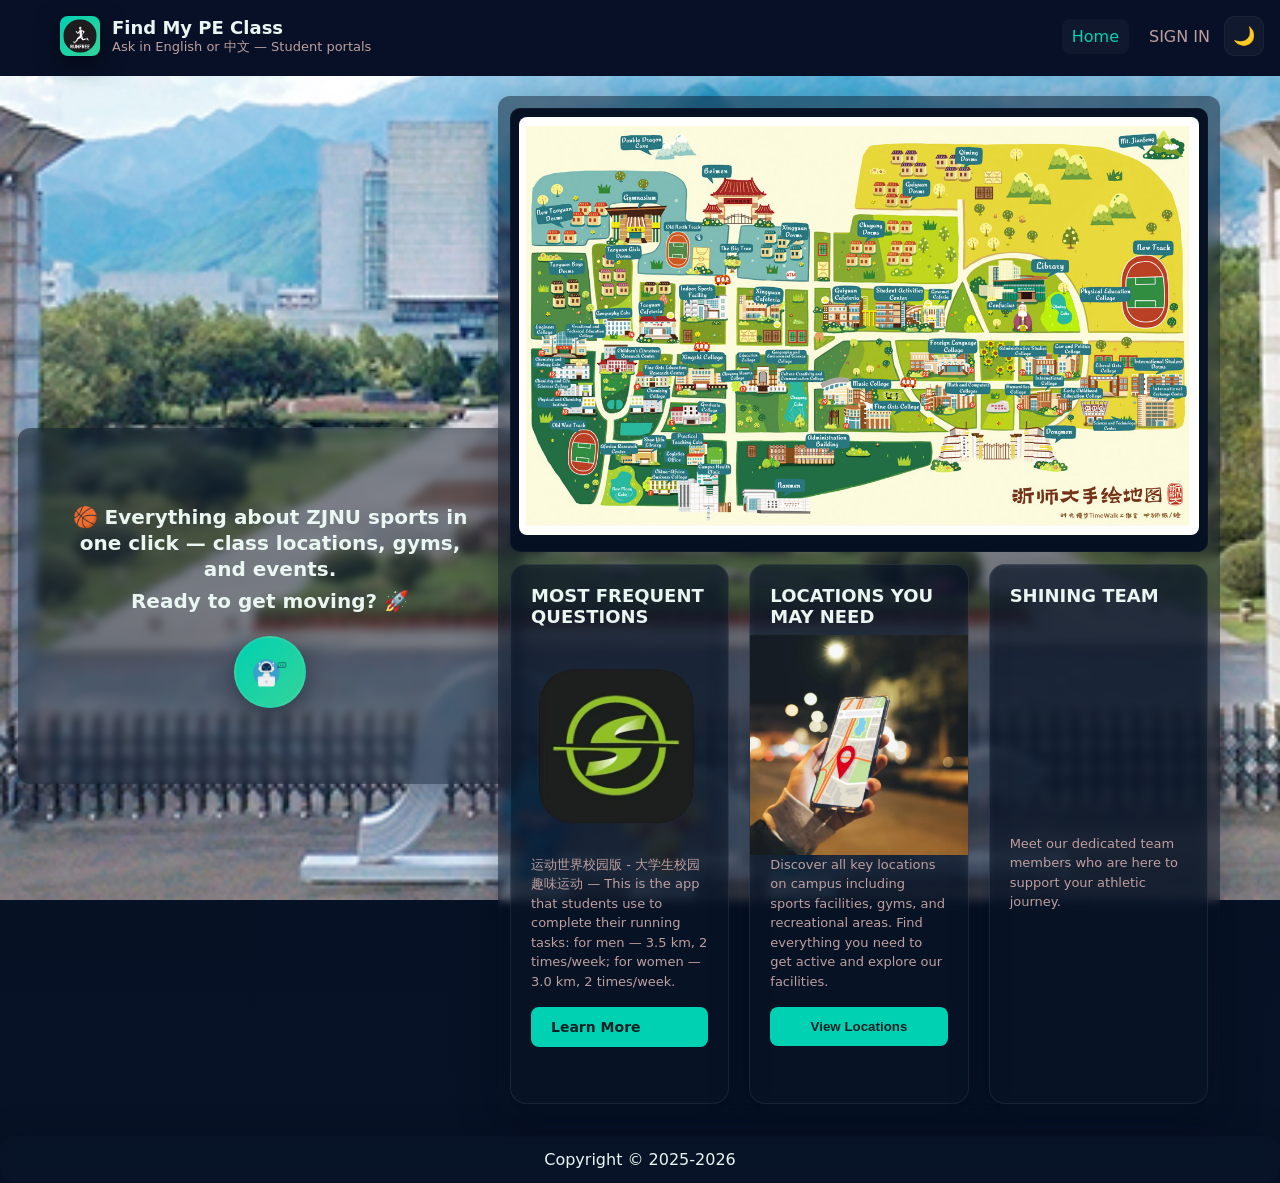
<file: HACKATHON3/index.html>
<!doctype html>
<html lang="en">
<head>
  <meta charset="utf-8" />
  <meta name="viewport" content="width=device-width,initial-scale=1" />
  <title>Find My PE Class — Home</title>
  <link rel="stylesheet" href="css/style.css">
</head>
<body>
  <header>
    <div class="page-wrap">
      <div class="topbar">
        <div class="brand">
          <div class="logo-ball" aria-hidden="true">
            <svg viewBox="0 0 24 24">
              <defs>
                <pattern id="logoPattern" patternUnits="userSpaceOnUse" width="24" height="24">
                  <image href="assets/images/Logo for fitness brand 'RunFree'.png" width="20" height="20" x="2" y="2" preserveAspectRatio="xMidYMid slice"/>
                </pattern>
              </defs>
              <circle cx="12" cy="12" r="10" fill="url(#logoPattern)" />
            </svg>
          </div>
          <div>
            <h1>Find My PE Class</h1>
            <p class="muted">Ask in English or 中文 — Student  portals</p>
          </div>
        </div>

        <nav class="nav">
          <a href="index.html" class="active">Home</a>
          <a href="student.html">SIGN IN</a>
          
        </nav>
      </div>
    </div>
  </header>

  <main>
    <div class="page-wrap">
      <div class="container">
        <!-- Background Image Container -->
        <div class="background-container"></div>
        
        <section class="left card">
          <div class="left-hero">
              <p class="hero-text">🏀 Everything about ZJNU sports in one click — class locations, gyms, and events.<br>Ready to get moving? 🚀</p>

              <a href="chat.html" class="hero-chat-link" aria-label="Open chat">
                <img src="assets/images/chat logo.png" alt="Open Chat" />
              </a>
            </div>
        </section>

      <section class="right card mapCard">
        <!-- scene removed: no floating icons or blue orb -->

        <div class="map" id="map">
        
          <img src="assets/images/school map.jpg" alt="School Map" class="school-map-photo" />

          
        </div>

        <div class="info-cards-container">
          <div class="info card small" id="infoPanel">
            <h3 id="locName">MOST FREQUENT QUESTIONS</h3>
            <div class="photos-wrapper" id="infoPictureWrapper">
              <img src="assets/images/pe app logo.png" alt="PE App Logo" />
            </div>
            <p class="muted">运动世界校园版 - 大学生校园趣味运动 — This is the app that students use to complete their running tasks: for men — 3.5 km, 2 times/week; for women — 3.0 km, 2 times/week.</p>
            <a class="btn primary" href="chat.html">Learn More</a>
            <div class="photos" id="photos"></div>
            <div class="meta" id="meta"></div>
          </div>

          <div class="info card small" id="locationsPanel">
            <h3>LOCATIONS YOU MAY NEED</h3>
            <div class="photos-wrapper">
              <img src="assets/images/locations you may need.webp" alt="Campus Locations" />
            </div>
            <p class="muted">Discover all key locations on campus including sports facilities, gyms, and recreational areas. Find everything you need to get active and explore our facilities.</p>
            <button class="btn primary" onclick="window.open('https://mp.weixin.qq.com/s/z0C4xPI6yz0p4SLS8Qy9vQ', '_blank')">View Locations</button>
            <div class="photos" id="locationsPhotos"></div>
            <div class="meta" id="locationsMeta"></div>
          </div>

          <div class="info card small" id="teamPanel">
            <h3>SHINING TEAM</h3>
            <div class="photos-wrapper" id="teamPictureWrapper"></div>
            <p class="muted">Meet our dedicated team members who are here to support your athletic journey.</p>
            <div class="photos" id="teamPhotos"></div>
            <div class="meta" id="teamMeta"></div>
          </div>
        </div>
      </section>
    </main>

    <footer class="foot card" style="text-align: center;">
      <div>Copyright © 2025-2026</div>
    </footer>
  </div>


  <button class="theme-toggle" aria-label="Toggle theme" onclick="toggleTheme()"><span class="theme-icon">🌙</span></button>

  <script src="js/app.js"></script>
  <script src="js/theme.js"></script>
</body>
</html>
</file>
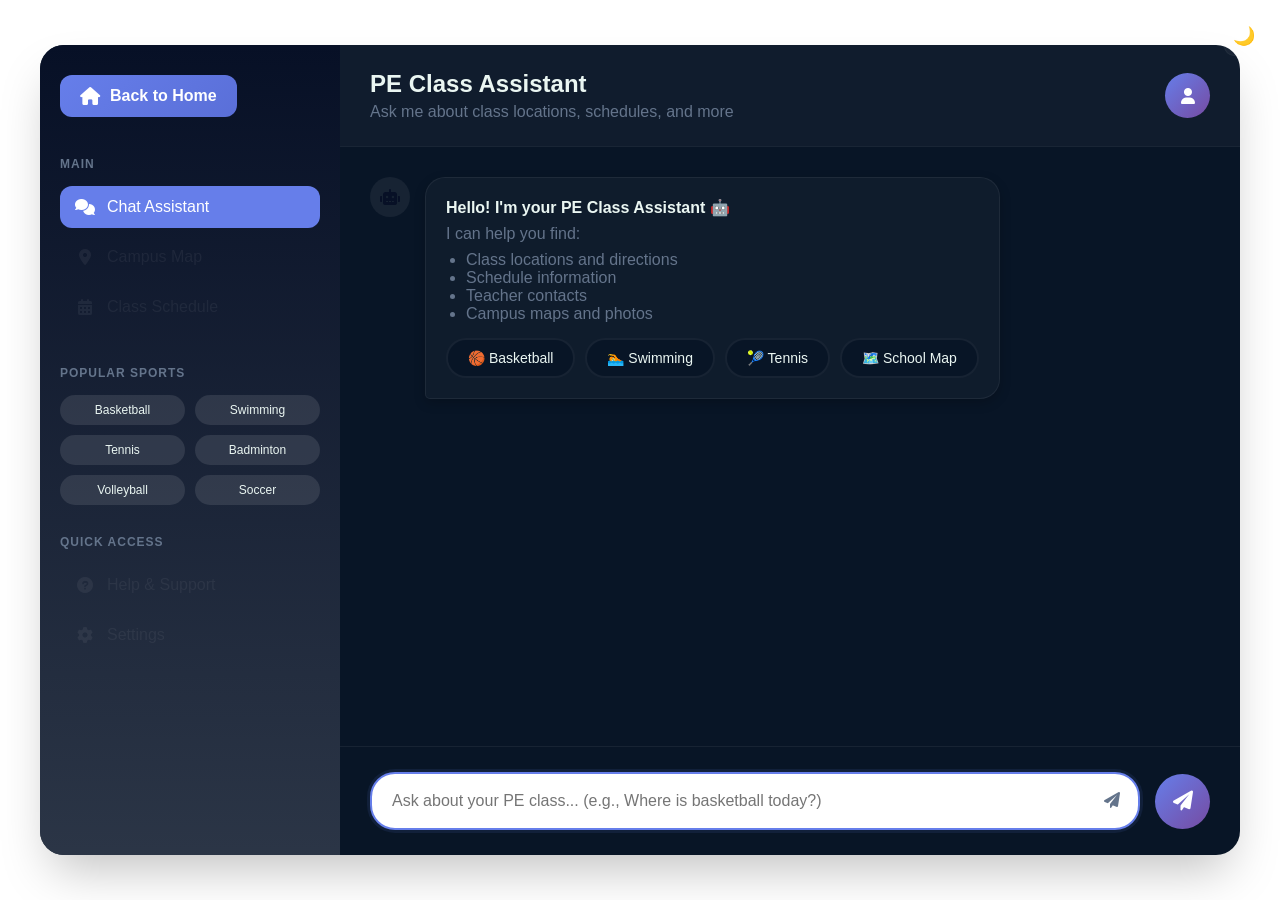
<file: HACKATHON3/chat.html>
<!DOCTYPE html>
<html lang="en">
<head>
    <meta charset="UTF-8">
    <meta name="viewport" content="width=device-width, initial-scale=1.0">
    <title>Find My PE Class - ZJNU</title>
    <link href="https://cdnjs.cloudflare.com/ajax/libs/font-awesome/6.0.0/css/all.min.css" rel="stylesheet">
    <link rel="stylesheet" href="css/style.css">
    <style>
        * {
            margin: 0;
            padding: 0;
            box-sizing: border-box;
        }

        /* Map chat-specific colors to the global theme variables so the
           page responds to the site-wide theme toggle. We keep a few
           chat-scoped fallbacks but prefer the variables defined in
           css/style.css (e.g. --card, --bg, --accent, --text-color). */
        :root{
            --primary: #667eea;
            --primary-dark: #5a6fd8;
            --secondary: #764ba2;
            --accent: var(--accent);
            --success: #4ade80;
            --warning: #fbbf24;
            --error: #f87171;
            /* Map chat light/dark to global theme tokens */
            --light: var(--card);
            --dark: var(--bg);
            --gray: #64748b;
            --gray-light: rgba(255,255,255,0.06);
        }

        body {
            font-family: 'Segoe UI', Tahoma, Geneva, Verdana, sans-serif;
            background: transparent;
            min-height: 100vh;
            display: flex;
            align-items: center;
            justify-content: center;
            padding: 20px;
            color: var(--text-color);
        }

        .app-container {
            width: 100%;
            max-width: 1200px;
            height: 90vh;
            background: var(--card);
            border-radius: 24px;
            box-shadow: 0 25px 50px -12px rgba(0, 0, 0, 0.25);
            overflow: hidden;
            display: flex;
            color: var(--text-color);
        }

        
        .sidebar {
            width: 300px;
            background: linear-gradient(180deg, var(--dark) 0%, rgba(45,55,72,0.95) 100%);
            color: var(--text-color);
            padding: 30px 20px;
            display: flex;
            flex-direction: column;
        }

        .logo {
            display: flex;
            align-items: center;
            margin-bottom: 40px;
        }

        .home-btn {
            display: flex;
            align-items: center;
            gap: 10px;
            padding: 12px 20px;
            background: linear-gradient(135deg, var(--primary) 0%, var(--primary-dark) 100%);
            border-radius: 12px;
            color: white;
            text-decoration: none;
            transition: all 0.3s ease;
        }

        .home-btn:hover {
            transform: translateY(-2px);
            box-shadow: 0 4px 15px rgba(0, 0, 0, 0.2);
        }

        .home-btn i {
            font-size: 18px;
        }

        .home-btn span {
            font-weight: 600;
        }

        .logo-icon {
            width: 40px;
            height: 40px;
            background: linear-gradient(135deg, var(--accent) 0%, var(--primary) 100%);
            border-radius: 12px;
            display: flex;
            align-items: center;
            justify-content: center;
            font-size: 20px;
        }

        .logo-text {
            font-size: 20px;
            font-weight: 700;
        }

        .nav-section {
            margin-bottom: 30px;
        }

        .nav-title {
            font-size: 12px;
            text-transform: uppercase;
            color: var(--gray);
            margin-bottom: 15px;
            font-weight: 600;
            letter-spacing: 1px;
        }

        .nav-item {
            display: flex;
            align-items: center;
            gap: 12px;
            padding: 12px 15px;
            border-radius: 12px;
            margin-bottom: 8px;
            cursor: pointer;
            transition: all 0.3s ease;
            color: var(--gray-light);
        }

        .nav-item:hover {
            background: rgba(255, 255, 255, 0.1);
            color: white;
        }

        .nav-item.active {
            background: var(--primary);
            color: white;
        }

        .nav-item i {
            width: 20px;
            text-align: center;
        }

        .sports-grid {
            display: grid;
            grid-template-columns: 1fr 1fr;
            gap: 10px;
            margin-top: 10px;
        }

        .sport-chip {
            background: rgba(255, 255, 255, 0.1);
            padding: 8px 12px;
            border-radius: 20px;
            font-size: 12px;
            text-align: center;
            transition: all 0.3s ease;
        }

        .sport-chip:hover {
            background: var(--primary);
            transform: translateY(-2px);
        }

        /* Main Chat Area */
        .chat-area {
            flex: 1;
            display: flex;
            flex-direction: column;
            background: transparent; /* let .app-container handle card background */
        }

        .chat-header {
            padding: 25px 30px;
            background: rgba(255,255,255,0.03);
            border-bottom: 1px solid rgba(255,255,255,0.04);
            display: flex;
            align-items: center;
            justify-content: space-between;
        }

        .chat-title {
            font-size: 24px;
            font-weight: 700;
            color: var(--text-color);
        }

        .chat-subtitle {
            color: var(--gray);
            margin-top: 5px;
        }

        .user-avatar {
            width: 45px;
            height: 45px;
            background: linear-gradient(135deg, var(--primary) 0%, var(--secondary) 100%);
            border-radius: 50%;
            display: flex;
            align-items: center;
            justify-content: center;
            color: white;
            font-weight: 600;
        }

        .messages-container {
            flex: 1;
            padding: 30px;
            overflow-y: auto;
            display: flex;
            flex-direction: column;
            gap: 20px;
        }

        .message {
            display: flex;
            gap: 15px;
            max-width: 80%;
        }

        .message.user {
            align-self: flex-end;
            flex-direction: row-reverse;
        }

        .message-avatar {
            width: 40px;
            height: 40px;
            border-radius: 50%;
            display: flex;
            align-items: center;
            justify-content: center;
            font-weight: 600;
            flex-shrink: 0;
        }

        .message.user .message-avatar {
            background: linear-gradient(135deg, var(--primary) 0%, var(--secondary) 100%);
            color: white;
        }

        .message.bot .message-avatar {
            background: var(--gray-light);
            color: var(--dark);
        }

        .message-content {
            background: rgba(255,255,255,0.03);
            padding: 20px;
            border-radius: 20px;
            box-shadow: 0 4px 12px rgba(0, 0, 0, 0.2);
            position: relative;
            color: var(--text-color);
        }

        .message.user .message-content {
            background: linear-gradient(135deg, rgba(102,126,234,0.9) 0%, rgba(90,111,216,0.9) 100%);
            color: white;
            border-bottom-right-radius: 5px;
        }

        .message.bot .message-content {
            border-bottom-left-radius: 5px;
            border: 1px solid var(--gray-light);
        }

        /* Media Grid */
        .media-grid {
            display: grid;
            grid-template-columns: 1fr 1fr;
            gap: 15px;
            margin-top: 15px;
        }

        .media-card {
            border-radius: 12px;
            overflow: hidden;
            box-shadow: 0 4px 12px rgba(0, 0, 0, 0.1);
            transition: transform 0.3s ease;
        }

        .media-card:hover {
            transform: translateY(-5px);
        }

        .media-card img {
            width: 100%;
            height: 120px;
            object-fit: cover;
        }

        /* larger map image inside chat */
        .chat-map-large { width: 100%; height: auto; max-width: 720px; display: block; }

        .media-caption {
            padding: 10px;
            background: var(--card);
            font-size: 12px;
            text-align: center;
            color: var(--text-color);
        }

        /* Map Buttons */
        .map-buttons {
            display: flex;
            gap: 10px;
            margin-top: 15px;
            flex-wrap: wrap;
        }

        .map-btn {
            padding: 10px 16px;
            border: none;
            border-radius: 25px;
            color: white;
            font-size: 12px;
            font-weight: 600;
            cursor: pointer;
            transition: all 0.3s ease;
            display: flex;
            align-items: center;
            gap: 8px;
        }

        .map-btn:hover {
            transform: translateY(-2px);
            box-shadow: 0 6px 20px rgba(0, 0, 0, 0.15);
        }

        .amap-btn { background: linear-gradient(135deg, #0080ff 0%, #0066cc 100%); }
        .baidu-btn { background: linear-gradient(135deg, #2932e1 0%, #1a24b3 100%); }
        .wechat-btn { background: linear-gradient(135deg, #07c160 0%, #05a050 100%); }

        /* Location Details */
        .location-details {
            background: linear-gradient(135deg, #f8fafc 0%, #f1f5f9 100%);
            padding: 20px;
            border-radius: 16px;
            margin-top: 15px;
            border-left: 4px solid var(--primary);
        }

        .location-title {
            font-size: 18px;
            font-weight: 700;
            color: var(--dark);
            margin-bottom: 10px;
            display: flex;
            align-items: center;
            gap: 10px;
        }

        .location-info {
            display: grid;
            grid-template-columns: 1fr 1fr;
            gap: 10px;
            font-size: 14px;
        }

        .info-item {
            display: flex;
            align-items: center;
            gap: 8px;
            color: var(--gray);
        }

        .info-item i {
            color: var(--primary);
            width: 16px;
        }

        /* Input Area */
        .input-area {
            padding: 25px 30px;
            background: transparent;
            border-top: 1px solid var(--gray-light);
            display: flex;
            gap: 15px;
            align-items: center;
        }

        .input-wrapper {
            flex: 1;
            position: relative;
        }

        .chat-input {
            width: 100%;
            padding: 18px 50px 18px 20px;
            border: 2px solid var(--gray-light);
            border-radius: 25px;
            font-size: 16px;
            outline: none;
            transition: all 0.3s ease;
            background: var(--card);
            color: var(--text-color);
        }

        .chat-input:focus {
            border-color: var(--primary);
            background: white;
            box-shadow: 0 0 0 3px rgba(102, 126, 234, 0.1);
        }

        .input-icon {
            position: absolute;
            right: 20px;
            top: 50%;
            transform: translateY(-50%);
            color: var(--gray);
        }

        .send-btn {
            width: 55px;
            height: 55px;
            background: linear-gradient(135deg, var(--primary) 0%, var(--secondary) 100%);
            border: none;
            border-radius: 50%;
            color: white;
            cursor: pointer;
            transition: all 0.3s ease;
            display: flex;
            align-items: center;
            justify-content: center;
            font-size: 20px;
        }

        .send-btn:hover {
            transform: scale(1.05);
            box-shadow: 0 8px 25px rgba(102, 126, 234, 0.4);
        }

        /* Quick Actions */
        .quick-actions {
            display: flex;
            gap: 10px;
            margin-top: 15px;
            flex-wrap: wrap;
        }

        .quick-btn {
            padding: 10px 20px;
            background: var(--card);
            border: 2px solid var(--gray-light);
            border-radius: 20px;
            font-size: 14px;
            cursor: pointer;
            transition: all 0.3s ease;
            color: var(--text-color);
        }

        .quick-btn:hover {
            border-color: var(--primary);
            color: var(--primary);
            transform: translateY(-2px);
        }

        /* Animations */
        @keyframes fadeInUp {
            from {
                opacity: 0;
                transform: translateY(20px);
            }
            to {
                opacity: 1;
                transform: translateY(0);
            }
        }

        .message {
            animation: fadeInUp 0.4s ease;
        }

        /* Scrollbar */
        .messages-container::-webkit-scrollbar {
            width: 6px;
        }

        .messages-container::-webkit-scrollbar-track {
            background: var(--gray-light);
            border-radius: 3px;
        }

        .messages-container::-webkit-scrollbar-thumb {
            background: var(--primary);
            border-radius: 3px;
        }

        /* Responsive */
        @media (max-width: 768px) {
            .app-container {
                flex-direction: column;
                height: 100vh;
                border-radius: 0;
            }
            
            .sidebar {
                width: 100%;
                padding: 20px;
            }
            
            .sports-grid {
                grid-template-columns: repeat(3, 1fr);
            }
            
            .message {
                max-width: 90%;
            }
            
            .media-grid {
                grid-template-columns: 1fr;
            }
        }
    </style>
</head>
<body>
    <div class="app-container">
        <!-- Sidebar -->
        <div class="sidebar">
            <div class="logo">
                <a href="index.html" class="home-btn">
                    <i class="fas fa-home"></i>
                    <span>Back to Home</span>
                </a>
            </div>

            <div class="nav-section">
                <div class="nav-title">Main</div>
                <div class="nav-item active">
                    <i class="fas fa-comments"></i>
                    <span>Chat Assistant</span>
                </div>
                <div class="nav-item" role="button" tabindex="0" onclick="showSchoolMap()" onkeydown="if(event.key==='Enter'){ showSchoolMap(); }">
                    <i class="fas fa-map-marker-alt"></i>
                    <span>Campus Map</span>
                </div>
                <div class="nav-item">
                    <i class="fas fa-calendar-alt"></i>
                    <span>Class Schedule</span>
                </div>
            </div>

            <div class="nav-section">
                <div class="nav-title">Popular Sports</div>
                <div class="sports-grid">
                    <div class="sport-chip">Basketball</div>
                    <div class="sport-chip">Swimming</div>
                    <div class="sport-chip">Tennis</div>
                    <div class="sport-chip">Badminton</div>
                    <div class="sport-chip">Volleyball</div>
                    <div class="sport-chip">Soccer</div>
                </div>
            </div>

            <div class="nav-section">
                <div class="nav-title">Quick Access</div>
                <div class="nav-item">
                    <i class="fas fa-question-circle"></i>
                    <span>Help & Support</span>
                </div>
                <div class="nav-item">
                    <i class="fas fa-cog"></i>
                    <span>Settings</span>
                </div>
            </div>
        </div>

        <!-- Main Chat Area -->
        <div class="chat-area">
            <div class="chat-header">
                <div>
                    <div class="chat-title">PE Class Assistant</div>
                    <div class="chat-subtitle">Ask me about class locations, schedules, and more</div>
                </div>
                <div class="user-avatar">
                    <i class="fas fa-user"></i>
                </div>
            </div>

            <div class="messages-container" id="messagesContainer">
                <!-- Welcome Message -->
                <div class="message bot">
                    <div class="message-avatar">
                        <i class="fas fa-robot"></i>
                    </div>
                    <div class="message-content">
                        <strong>Hello! I'm your PE Class Assistant 🤖</strong>
                        <p style="margin-top: 8px; color: var(--gray);">I can help you find:</p>
                        <ul style="margin-top: 8px; color: var(--gray); padding-left: 20px;">
                            <li>Class locations and directions</li>
                            <li>Schedule information</li>
                            <li>Teacher contacts</li>
                            <li>Campus maps and photos</li>
                        </ul>
                        <div class="quick-actions">
                            <div class="quick-btn" onclick="askQuickQuestion('Where is basketball class?')">
                                🏀 Basketball
                            </div>
                            <div class="quick-btn" onclick="askQuickQuestion('Swimming pool location?')">
                                🏊 Swimming
                            </div>
                            <div class="quick-btn" onclick="askQuickQuestion('Tennis court?')">
                                🎾 Tennis
                            </div>
                            <div class="quick-btn" onclick="showSchoolMap()">
                                🗺️ School Map
                            </div>
                        </div>
                    </div>
                </div>
            </div>

            <!-- Input Area -->
            <div class="input-area">
                <div class="input-wrapper">
                    <input type="text" class="chat-input" id="chatInput" placeholder="Ask about your PE class... (e.g., Where is basketball today?)">
                    <div class="input-icon">
                        <i class="fas fa-paper-plane"></i>
                    </div>
                </div>
                <button class="send-btn" onclick="askQuestion()">
                    <i class="fas fa-paper-plane"></i>
                </button>
            </div>
        </div>
    </div>
    <!-- Theme toggle -->
    <button class="theme-toggle" aria-label="Toggle theme" onclick="toggleTheme()"><span class="theme-icon">🌙</span></button>

    <script src="js/theme.js"></script>
    <script>
        const API_BASE = '/api/chat';
        
        function askQuestion() {
            const input = document.getElementById('chatInput');
            const question = input.value.trim();
            if (!question) return;
            addMessage(question, 'user');
            input.value = '';
            showTypingIndicator();

            // If local dataset query is available, use it first (fast, offline)
            if(window.fmpeQuery){
                setTimeout(()=>{
                    hideTypingIndicator();
                    try{
                        const res = window.fmpeQuery(question);
                        if(res && res.type==='location'){
                            const loc = res.location;
                            let html = `<div class="location-details"><div class="location-title"><i class="fas fa-building"></i> ${escapeHtml(loc.name)}</div>`;
                            html += `<div style="color:var(--gray);">${escapeHtml(loc.details)}</div>`;
                            html += `<div style="margin-top:8px;display:flex;gap:8px;flex-wrap:wrap">`;
                            html += `<div class="info-item"><i class="fas fa-basketball-ball"></i> ${escapeHtml(loc.sport||'')}</div>`;
                            html += `<div class="info-item"><i class="fas fa-user"></i> ${escapeHtml(loc.teacher||'')}</div>`;
                            html += `<div class="info-item"><i class="fas fa-envelope"></i> ${escapeHtml(loc.contact||'')}</div>`;
                            html += `</div>`;
                            if(loc.photos && loc.photos.length){ html += `<div style="margin-top:8px"><img src="${escapeHtml(loc.photos[0])}" style="max-width:220px;border-radius:8px" onerror="this.style.display='none'"></div>` }
                            // link to open map and set last viewed
                            html += `<div style="margin-top:10px"><a href="index.html" onclick="localStorage.setItem('fmpe_last_view','${escapeHtml(loc.id)}')" class="btn">Open on map</a></div>`;
                            html += `</div>`;
                            addMessage(html, 'bot', true);
                        } else if(res && res.type==='text'){
                            addMessage(res.text, 'bot');
                        } else {
                            addMessage('Sorry, I could not find matching information.', 'bot');
                        }
                    }catch(err){
                        addMessage('Error while searching local data.', 'bot');
                    }
                }, 500 + Math.random()*400);
                return;
            }

            // fallback to server API if available
            showTypingIndicator();
            fetch(`${API_BASE}/ask`, {
                method: 'POST',
                headers: { 'Content-Type': 'application/json' },
                body: JSON.stringify({ question: question })
            })
            .then(response => response.json())
            .then(data => {
                hideTypingIndicator();
                if (data.status === 'success') {
                    let botMessage = data.response;
                    if (data.images || data.chinese_maps) botMessage += createEnhancedResponse(data);
                    addMessage(botMessage, 'bot', true);
                } else {
                    addMessage(data.response, 'bot');
                }
            })
            .catch(error => { hideTypingIndicator(); addMessage('Sorry, there was an error connecting to the server. Please try again.', 'bot'); });
        }
        
        function askQuickQuestion(question) {
            document.getElementById('chatInput').value = question;
            askQuestion();
        }

        function showSchoolMap(){
            // show a typing indicator briefly for UX, then insert the map image
            showTypingIndicator();
            setTimeout(()=>{
                hideTypingIndicator();
                const imgHtml = `
                    <div class="media-card">
                        <img src="assets/images/school map.jpg" alt="School Map" class="chat-map-large" onerror="this.style.display='none'">
                        <div class="media-caption">🗺️ School Map</div>
                    </div>
                `;
                addMessage(imgHtml, 'bot', true);
            }, 600 + Math.random()*400);
        }
        
        function createEnhancedResponse(data) {
            let html = '';
            
            // Media Grid
            if (data.images && (data.images.location_photo || data.images.map_image)) {
                html += '<div class="media-grid">';
                
                if (data.images.location_photo) {
                    html += `
                        <div class="media-card">
                            <img src="${data.images.location_photo}" alt="Location" onerror="this.style.display='none'">
                            <div class="media-caption">📍 Location Photo</div>
                        </div>
                    `;
                }
                
                if (data.images.map_image) {
                    html += `
                        <div class="media-card">
                            <img src="${data.images.map_image}" alt="Map" onerror="this.style.display='none'">
                            <div class="media-caption">🗺️ Campus Map</div>
                        </div>
                    `;
                }
                
                html += '</div>';
            }
            return html;
        }

        function addMessage(content, sender, isHTML = false) {
            const container = document.getElementById('messagesContainer');
            const messageDiv = document.createElement('div');
            messageDiv.className = `message ${sender}`;
            
            const avatarDiv = document.createElement('div');
            avatarDiv.className = 'message-avatar';
            avatarDiv.innerHTML = sender === 'user' ? '<i class="fas fa-user"></i>' : '<i class="fas fa-robot"></i>';
            
            const contentDiv = document.createElement('div');
            contentDiv.className = 'message-content';
            
            if (isHTML) {
                contentDiv.innerHTML = content;
            } else {
                contentDiv.textContent = content;
            }
            
            messageDiv.appendChild(avatarDiv);
            messageDiv.appendChild(contentDiv);
            container.appendChild(messageDiv);
            
            // Scroll to bottom
            container.scrollTop = container.scrollHeight;
        }
        
        function showTypingIndicator() {
            const container = document.getElementById('messagesContainer');
            const typingDiv = document.createElement('div');
            typingDiv.className = 'message bot';
            typingDiv.id = 'typingIndicator';
            
            typingDiv.innerHTML = `
                <div class="message-avatar">
                    <i class="fas fa-robot"></i>
                </div>
                <div class="message-content">
                    <div style="display: flex; align-items: center; gap: 10px; color: var(--gray);">
                        <div class="typing-dots">
                            <span></span>
                            <span></span>
                            <span></span>
                        </div>
                        Assistant is typing...
                    </div>
                </div>
            `;
            
            container.appendChild(typingDiv);
            container.scrollTop = container.scrollHeight;
        }
        
        function hideTypingIndicator() {
            const typingIndicator = document.getElementById('typingIndicator');
            if (typingIndicator) {
                typingIndicator.remove();
            }
        }
        
        // Enter key support
        document.getElementById('chatInput').addEventListener('keypress', function(e) {
            if (e.key === 'Enter') {
                askQuestion();
            }
        });
        
        // Focus input
        document.getElementById('chatInput').focus();
    </script>
</body>
</html>
</file>
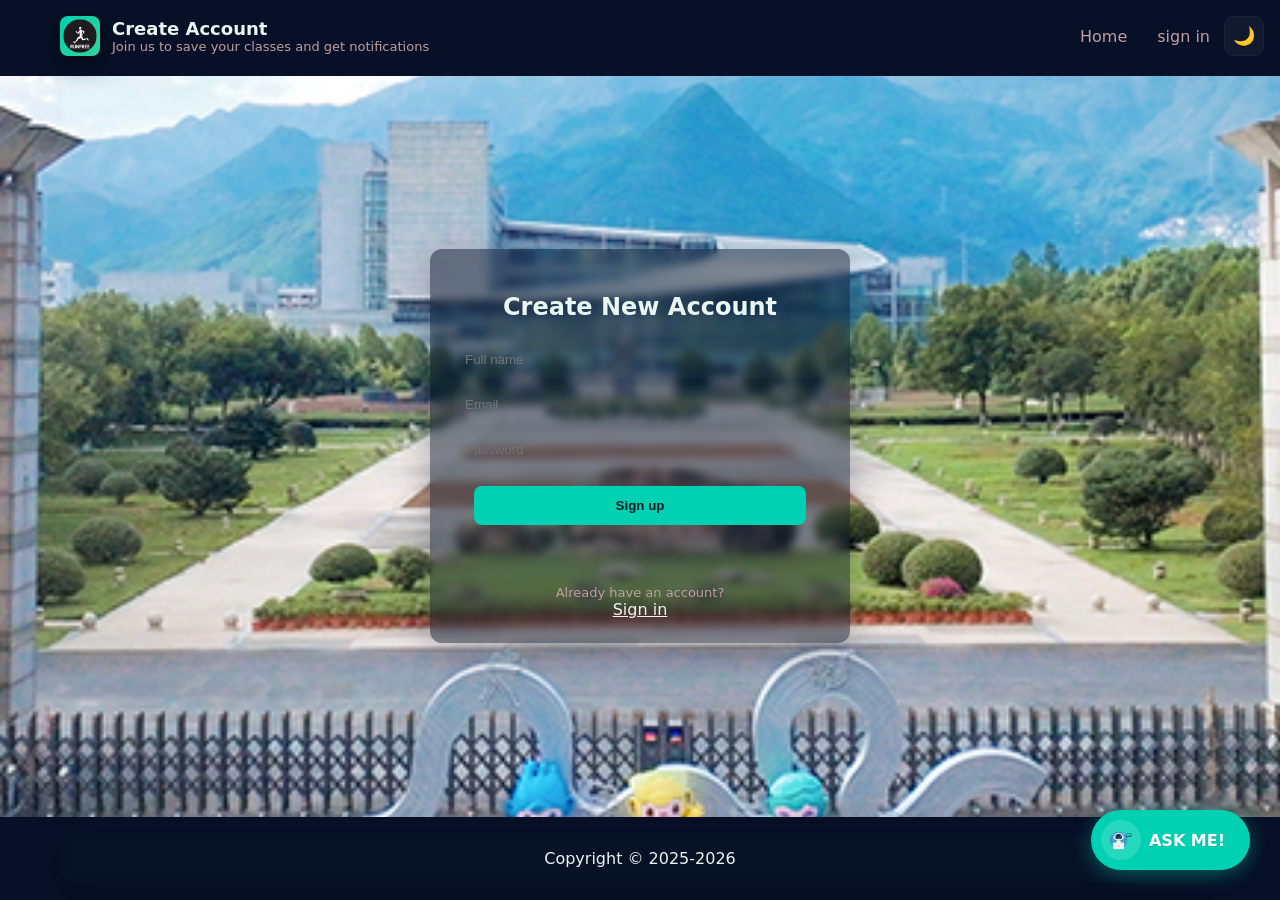
<file: HACKATHON3/signup.html>
<!doctype html>
<html lang="en">
<head>
  <meta charset="utf-8" />
  <meta name="viewport" content="width=device-width,initial-scale=1" />
  <title>Find My PE Class — Sign Up</title>
  <link rel="stylesheet" href="css/style.css">
</head>
<body>
  <header>
    <div class="page-wrap">
      <div class="topbar">
        <div class="brand">
          <div class="logo-ball">
            <svg viewBox="0 0 24 24">
              <defs>
                <pattern id="logoPattern" patternUnits="userSpaceOnUse" width="24" height="24">
                  <image href="assets/images/Logo for fitness brand 'RunFree'.png" width="20" height="20" x="2" y="2" preserveAspectRatio="xMidYMid slice"/>
                </pattern>
              </defs>
              <circle cx="12" cy="12" r="10" fill="url(#logoPattern)" />
            </svg>
          </div>
          <div>
            <h1>Create Account</h1>
            <p class="muted">Join us to save your classes and get notifications</p>
          </div>
        </div>

        <nav class="nav">
          <a href="index.html">Home</a>
          <a href="student.html">sign in</a>
          
        </nav>
      </div>
    </div>
  </header>

    <main>
      <div class="background-container"></div>
      <div class="page-wrap">
        <div class="container" style="display: flex; align-items: center; justify-content: center; min-height: calc(100vh - 200px);">
          <section class="card" style="padding:24px;max-width:420px;width:100%;">
            <h2 style="text-align: center;">Create New Account</h2>
        <div class="authCol" style="margin-top: 20px;">
          <input id="stuName" placeholder="Full name" />
          <input id="stuEmail2" placeholder="Email" />
          <input id="stuPassword2" placeholder="Password" type="password" />
          <button id="stuSignUp" class="btn primary" style="margin-top: 10px;">Sign up</button>
          <div id="stuMsg2" class="muted" style="margin-top:8px"></div>
          <div style="text-align: center; margin-top: 20px;">
            <p class="muted">Already have an account?</p>
            <a href="student.html" class="btn">Sign in</a>
          </div>
        </div>
      </section>
    </main>

          </div>
        </div>
      </div>
    </main>

    <footer>
      <div class="page-wrap">
        <div class="foot card" style="text-align: center;">
          <div>Copyright © 2025-2026</div>
        </div>
      </div>
    </footer>

    <!-- Floating Chat Button -->
    <a href="chat.html" class="floating-chat-btn">
      <div class="chat-icon">
        <img src="assets/images/chat logo.png" alt="Open Chat" />
      </div>
      <div class="chat-text">ASK ME!</div>
    </a>

    <script src="js/app.js"></script>
    <script src="js/theme.js"></script>
    <!-- Theme toggle -->
    <button class="theme-toggle" aria-label="Toggle theme" onclick="toggleTheme()"><span class="theme-icon">🌙</span></button>
    </body>
  </html>
</file>
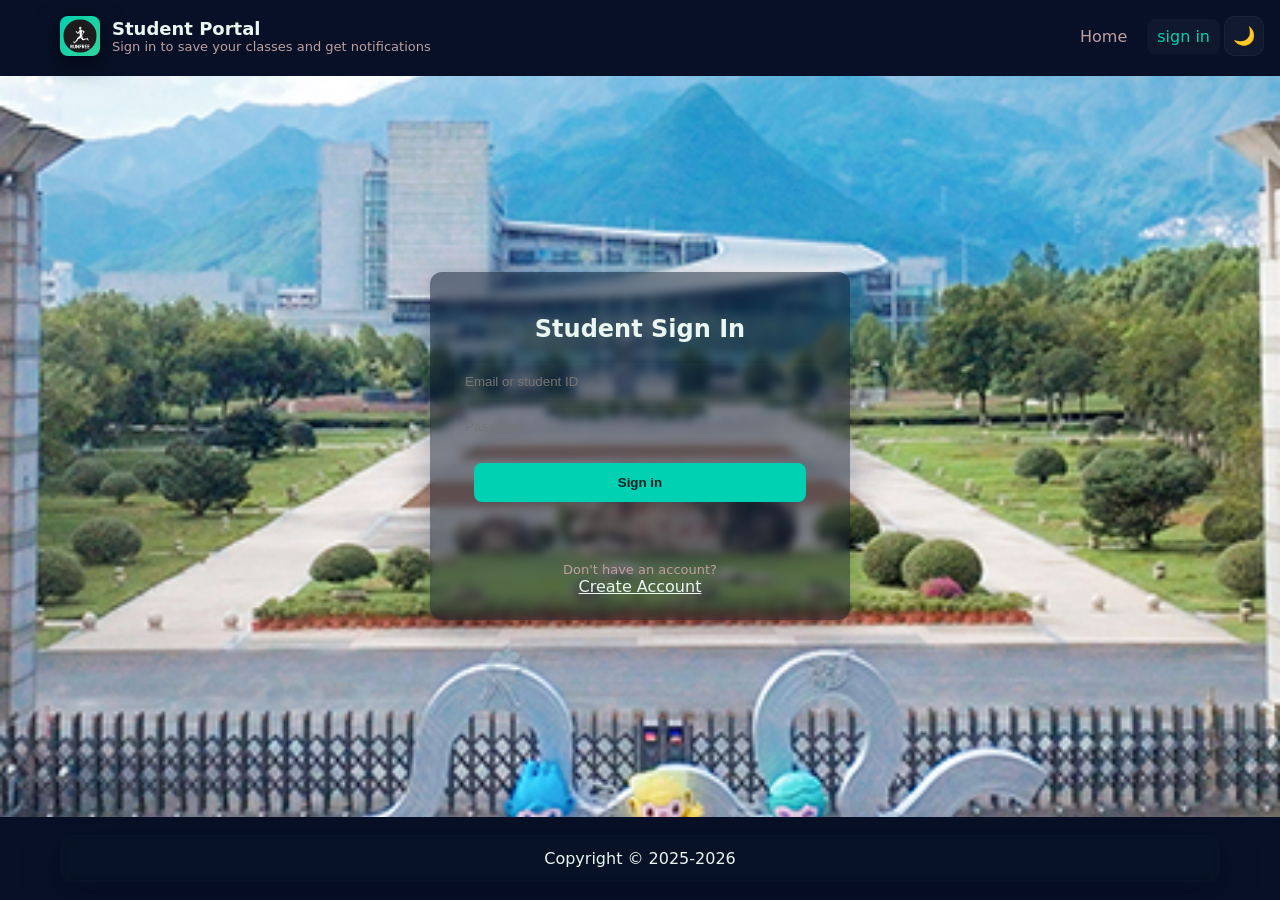
<file: HACKATHON3/student.html>
<!doctype html>
<html lang="en">
<head>
  <meta charset="utf-8" />
  <meta name="viewport" content="width=device-width,initial-scale=1" />
  <title>Find My PE Class — Student</title>
  <link rel="stylesheet" href="css/style.css">
</head>
<body>
  <header>
    <div class="page-wrap">
      <div class="topbar">
        <div class="brand">
          <div class="logo-ball">
            <svg viewBox="0 0 24 24">
              <defs>
                <pattern id="logoPattern" patternUnits="userSpaceOnUse" width="24" height="24">
                  <image href="assets/images/Logo for fitness brand 'RunFree'.png" width="20" height="20" x="2" y="2" preserveAspectRatio="xMidYMid slice"/>
                </pattern>
              </defs>
              <circle cx="12" cy="12" r="10" fill="url(#logoPattern)" />
            </svg>
          </div>
          <div>
            <h1>Student Portal</h1>
            <p class="muted">Sign in to save your classes and get notifications</p>
          </div>
        </div>

        <nav class="nav">
          <a href="index.html">Home</a>
          <a href="student.html" class="active">sign in</a>
          
        </nav>
      </div>
    </div>
  </header>

    <main>
      <div class="background-container"></div>
      <div class="page-wrap">
        <div class="container" style="display: flex; align-items: center; justify-content: center; min-height: calc(100vh - 200px);">
          <section class="card" style="padding:24px;max-width:420px;width:100%;">
            <h2 style="text-align: center;">Student Sign In</h2>
        <div class="authCol" style="margin-top: 20px;">
          <input id="stuEmail" placeholder="Email or student ID" />
          <input id="stuPassword" placeholder="Password" type="password" />
          <button id="stuSignIn" class="btn primary" style="margin-top: 10px;">Sign in</button>
          <div id="stuMsg" class="muted" style="margin-top:8px"></div>
          <div style="text-align: center; margin-top: 20px;">
            <p class="muted">Don't have an account?</p>
            <a href="signup.html" class="btn">Create Account</a>
          </div>
        </div>
      </section>
    </main>

          </div>
        </div>
      </div>
    </main>

    <footer>
      <div class="page-wrap">
        <div class="foot card" style="text-align: center;">Copyright © 2025-2026</div>
      </div>
    </footer>

    <script src="js/app.js"></script>
    <script src="js/theme.js"></script>
    <!-- Theme toggle -->
    <button class="theme-toggle" aria-label="Toggle theme" onclick="toggleTheme()"><span class="theme-icon">🌙</span></button>
  </body>
</html>
</file>
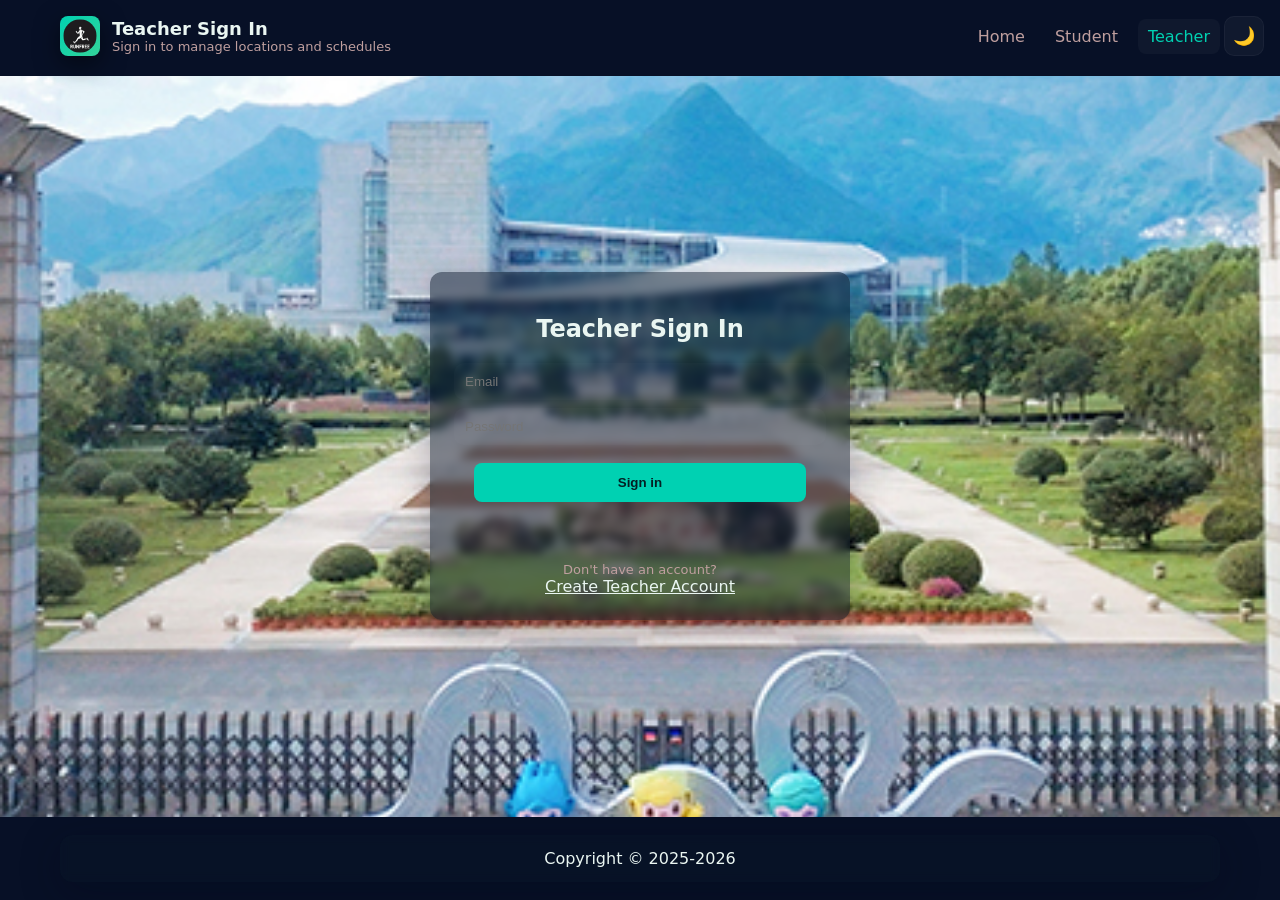
<file: HACKATHON3/teacher-signin.html>
<!doctype html>
<html lang="en">
<head>
  <meta charset="utf-8" />
  <meta name="viewport" content="width=device-width,initial-scale=1" />
  <title>Teacher Sign In — Find My PE Class</title>
  <link rel="stylesheet" href="css/style.css">
</head>
<body>
  <header>
    <div class="page-wrap">
      <div class="topbar">
        <div class="brand">
          <div class="logo-ball">
            <svg viewBox="0 0 24 24">
              <defs>
                <pattern id="logoPattern" patternUnits="userSpaceOnUse" width="24" height="24">
                  <image href="assets/images/Logo for fitness brand 'RunFree'.png" width="20" height="20" x="2" y="2" preserveAspectRatio="xMidYMid slice"/>
                </pattern>
              </defs>
              <circle cx="12" cy="12" r="10" fill="url(#logoPattern)" />
            </svg>
          </div>
          <div>
            <h1>Teacher Sign In</h1>
            <p class="muted">Sign in to manage locations and schedules</p>
          </div>
        </div>

        <nav class="nav">
          <a href="index.html">Home</a>
          <a href="student.html">Student</a>
          <a href="teacher-signin.html" class="active">Teacher</a>
        </nav>
      </div>
    </div>
  </header>

    <main>
      <div class="background-container"></div>
      <div class="page-wrap">
        <div class="container" style="display: flex; align-items: center; justify-content: center; min-height: calc(100vh - 200px);">
          <section class="card" style="padding:24px;max-width:420px;width:100%;">
            <h2 style="text-align: center;">Teacher Sign In</h2>
        <div class="authCol" style="margin-top: 20px;">
          <input id="teacherEmailLogin" placeholder="Email" />
          <input id="teacherPasswordLogin" placeholder="Password" type="password" />
          <button id="teacherSignIn" class="btn primary" style="margin-top: 10px;">Sign in</button>
          <div id="teacherMsg" class="muted" style="margin-top:8px"></div>
          <div style="text-align: center; margin-top: 20px;">
            <p class="muted">Don't have an account?</p>
            <a href="teacher-signup.html" class="btn">Create Teacher Account</a>
          </div>
        </div>
      </section>
    </main>

          </div>
        </div>
      </div>
    </main>

    <footer>
      <div class="page-wrap">
        <div class="foot card" style="text-align: center;">Copyright © 2025-2026</div>
      </div>
    </footer>

    <script src="js/app.js"></script>
    <script src="js/theme.js"></script>
    <!-- Theme toggle -->
    <button class="theme-toggle" aria-label="Toggle theme" onclick="toggleTheme()"><span class="theme-icon">🌙</span></button>
  </body>
</html>
</file>
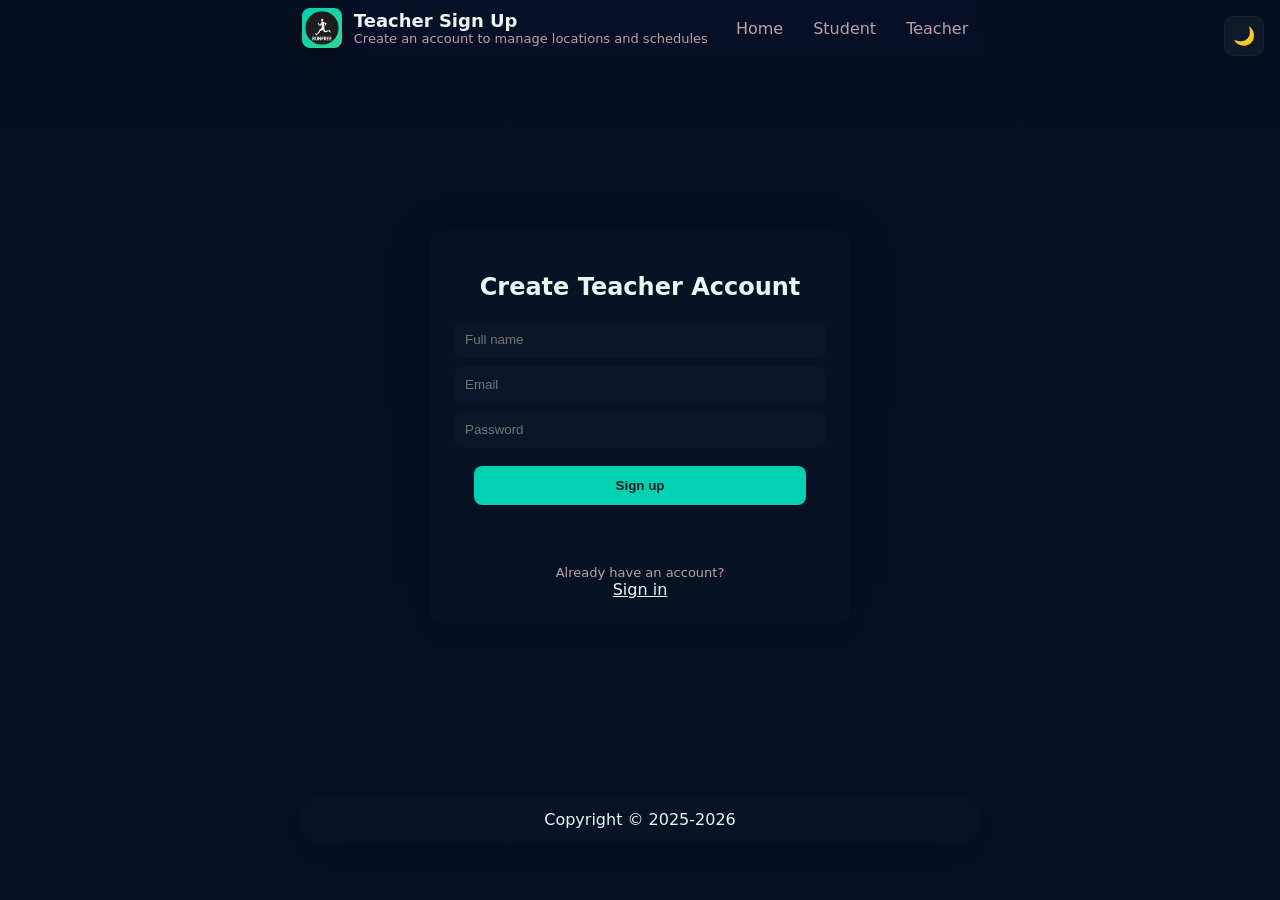
<file: HACKATHON3/teacher-signup.html>
<!doctype html>
<html lang="en">
<head>
  <meta charset="utf-8" />
  <meta name="viewport" content="width=device-width,initial-scale=1" />
  <title>Teacher Sign Up — Find My PE Class</title>
  <link rel="stylesheet" href="css/style.css">
</head>
<body>
  <div class="page-wrap">
    <header class="topbar">
      <div class="brand">
        <div class="logo-ball">
          <svg viewBox="0 0 24 24">
            <defs>
              <pattern id="logoPattern" patternUnits="userSpaceOnUse" width="24" height="24">
                <image href="assets/images/Logo for fitness brand 'RunFree'.png" width="20" height="20" x="2" y="2" preserveAspectRatio="xMidYMid slice"/>
              </pattern>
            </defs>
            <circle cx="12" cy="12" r="10" fill="url(#logoPattern)" />
          </svg>
        </div>
        <div>
          <h1>Teacher Sign Up</h1>
          <p class="muted">Create an account to manage locations and schedules</p>
        </div>
      </div>

      <nav class="nav">
        <a href="index.html">Home</a>
        <a href="student.html">Student</a>
        <a href="teacher-signin.html">Teacher</a>
      </nav>
    </header>

    <main class="container" style="display: flex; align-items: center; justify-content: center; min-height: calc(100vh - 200px);">
      <section class="card" style="padding:24px;max-width:420px;width:100%;margin:20px">
        <h2 style="text-align: center;">Create Teacher Account</h2>
        <div class="authCol" style="margin-top: 20px;">
          <input id="teacherNameInput" placeholder="Full name" />
          <input id="teacherEmail" placeholder="Email" />
          <input id="teacherPassword" placeholder="Password" type="password" />
          <button id="teacherSignUp" class="btn primary" style="margin-top: 10px;">Sign up</button>
          <div id="teacherMsg2" class="muted" style="margin-top:8px"></div>
          <div style="text-align: center; margin-top: 20px;">
            <p class="muted">Already have an account?</p>
            <a href="teacher-signin.html" class="btn">Sign in</a>
          </div>
        </div>
      </section>
    </main>

    <footer class="foot card" style="text-align: center;">Copyright © 2025-2026</footer>
  </div>

  <script src="js/app.js"></script>
  <script src="js/theme.js"></script>
  <!-- Theme toggle -->
  <button class="theme-toggle" aria-label="Toggle theme" onclick="toggleTheme()"><span class="theme-icon">🌙</span></button>
</body>
</html>
</file>
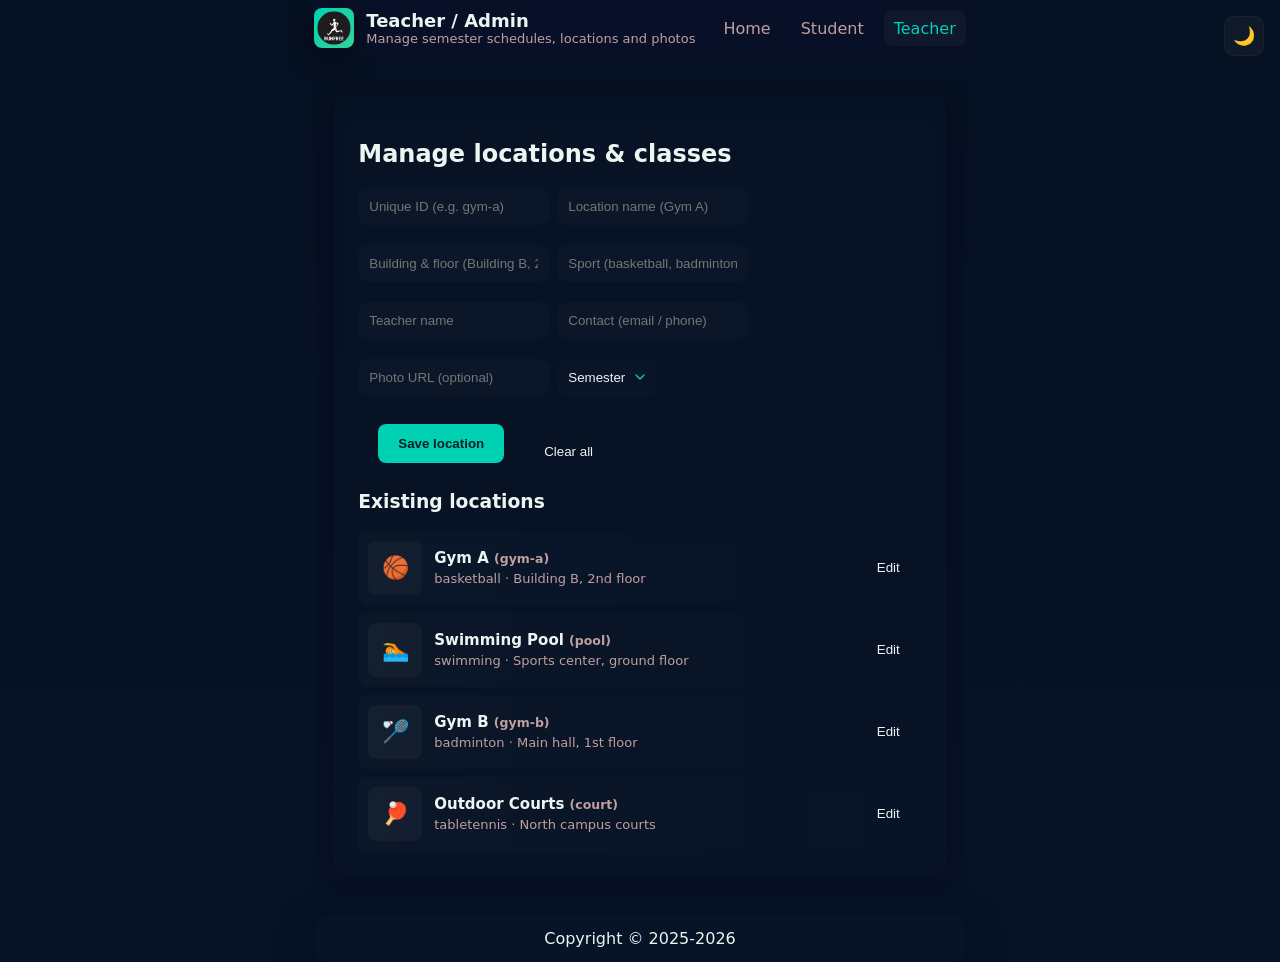
<file: HACKATHON3/teacher.html>
<!doctype html>
<html lang="en">
<head>
  <meta charset="utf-8" />
  <meta name="viewport" content="width=device-width,initial-scale=1" />
  <title>Find My PE Class — Teacher</title>
  <link rel="stylesheet" href="css/style.css">
</head>
<body>
  <div class="page-wrap">
    <header class="topbar">
      <div class="brand">
        <div class="logo-ball">
          <svg viewBox="0 0 24 24">
            <defs>
              <pattern id="logoPattern" patternUnits="userSpaceOnUse" width="24" height="24">
                <image href="assets/images/Logo for fitness brand 'RunFree'.png" width="20" height="20" x="2" y="2" preserveAspectRatio="xMidYMid slice"/>
              </pattern>
            </defs>
            <circle cx="12" cy="12" r="10" fill="url(#logoPattern)" />
          </svg>
        </div>
        <div>
          <h1>Teacher / Admin</h1>
          <p class="muted">Manage semester schedules, locations and photos</p>
        </div>
      </div>

      <nav class="nav">
        <a href="index.html">Home</a>
        <a href="student.html">Student</a>
        <a href="teacher-signin.html" class="active">Teacher</a>
      </nav>
    </header>

    <main class="container" style="display: flex; align-items: center; justify-content: center; min-height: calc(100vh - 200px);">
      <section class="card" style="max-width:980px;width:100%;margin:20px;padding:24px">
        <h2>Manage locations & classes</h2>
        <form id="locForm" class="form">
          <div class="formRow">
            <input id="locId" placeholder="Unique ID (e.g. gym-a)" required class="small" />
            <input id="locName" placeholder="Location name (Gym A)" required />
          </div>
          <div class="formRow">
            <input id="locFloor" placeholder="Building & floor (Building B, 2nd floor)" />
            <input id="locSport" placeholder="Sport (basketball, badminton...)" />
          </div>
          <div class="formRow">
            <input id="teacherName" placeholder="Teacher name" />
            <input id="teacherContact" placeholder="Contact (email / phone)" />
          </div>
          <div class="formRow">
            <input id="photoUrl" placeholder="Photo URL (optional)" />
            <select id="changeFreq"><option value="semester">Semester</option><option value="weekly">Weekly</option></select>
          </div>
          <div style="display:flex;gap:8px;margin-top:8px">
            <button class="btn primary" id="saveLoc">Save location</button>
            <button class="btn" id="clearAll">Clear all</button>
          </div>
        </form>

        <h3 style="margin-top:12px">Existing locations</h3>
        <div id="locList" class="results"></div>
      </section>
    </main>

    <footer class="foot card" style="text-align: center;">Copyright © 2025-2026</footer>
  </div>

  <script src="js/app.js"></script>
  <script src="js/theme.js"></script>
  <!-- Theme toggle -->
  <button class="theme-toggle" aria-label="Toggle theme" onclick="toggleTheme()"><span class="theme-icon">🌙</span></button>
</body>
</html>
</file>
<file: HACKATHON3/css/style.css>
/* Shared styles for Find My PE Class demo */
:root{
  --bg:#071026;--card:#081526;--accent:#00d1b2;--muted:#bf9f9f;--glass: rgba(255,255,255,0.03);
  --text-color: #eaf6f2;
  --radius:12px;--maxw:1100px;
}

/* Light theme overrides when html[data-theme="light"] is set */
html[data-theme="light"] {
  --bg: #f8fafc;
  --card: #ffffff;
  --accent: #00796b;
  --muted: #6b7280;
  --glass: rgba(0,0,0,0.03);
  --text-color: #0f172a;
}
*{box-sizing:border-box}
body{
  margin:0;
  font-family:Inter,system-ui,Segoe UI,Roboto,Arial;
  color:var(--text-color);
  min-height: 100vh;
  display: flex;
  flex-direction: column;
  background: linear-gradient(180deg,#051022,#071226);
}

/* Main layout sections */
header {
  background: var(--bg);
  padding: 8px 0;
  position: relative;
  z-index: 2;
}

main {
  flex: 1;
  position: relative;
  padding: 0;
  width: 100%;
  overflow: hidden;
}

footer {
  background: var(--bg);
  position: relative;
  z-index: 2;
  padding: 10px 0;
}
.page-wrap{
  max-width:1200px;
  margin:0 auto;
  padding:0 12px;
}

header .page-wrap {
  margin: 8px auto;
}

footer .page-wrap {
  margin: 8px auto;
}
.topbar{display:flex;align-items:center;gap:18px;margin-bottom:12px}
.brand{display:flex;align-items:center;gap:12px}
.logo-ball{
  width:40px;height:40px;
  border-radius:8px;
  background:linear-gradient(135deg,var(--accent),#34d399);
  display:grid;
  place-items:center;
  box-shadow:0 8px 24px rgba(0,0,0,0.5);
  transition: transform 0.3s ease, box-shadow 0.3s ease;
}
.logo-ball:hover {
  transform: scale(1.1);
  box-shadow: 0 12px 28px rgba(0,0,0,0.6);
}
.brand h1{margin:0;font-size:18px}
.muted{color:var(--muted);font-size:13px;margin:0}
.nav{margin-left:auto;display:flex;gap:10px}
.nav a{
  color:var(--muted);
  text-decoration:none;
  padding:8px 10px;
  border-radius:8px;
  transition: all 0.3s ease;
}
.nav a:hover {
  background: rgba(255,255,255,0.05);
  color: #fff;
  transform: translateY(-2px);
}
.nav a.active{background:rgba(255,255,255,0.03);color:var(--accent)}
.nav a.active:hover {
  background: rgba(255,255,255,0.08);
}

.container{
  display:grid;
  grid-template-columns:420px 1fr;
  gap:18px;
  position: relative;
  z-index: 1;
  margin: 20px auto;
  max-width: 1200px;
}

.background-container {
  position: fixed;
  top: 0;
  left: 0;
  right: 0;
  bottom: 0;
  background-image: url('../assets/images/school image.jpg');
  background-size: cover;
  background-position: center;
  background-repeat: no-repeat;
  z-index: -1;
  width: 100vw;
  height: 100vh;
}
.card{
  background:rgba(8, 21, 38, 0.5);
  padding:14px;
  border-radius:var(--radius);
  box-shadow:0 10px 40px rgba(2,6,23,0.3);
  backdrop-filter:blur(5px);
  transition: transform 0.3s ease, box-shadow 0.3s ease;
}
.card:hover {
  transform: translateY(-5px);
  box-shadow: 0 15px 50px rgba(2,6,23,0.7);
}
.left .searchRow{display:flex;gap:8px;margin-top:8px}
.searchRow input{
  flex:1;
  padding:10px;
  border-radius:10px;
  border:0;
  background:rgba(255,255,255,0.02);
  color:inherit;
  transition: all 0.3s ease;
}
.searchRow input:hover, input:focus {
  background: rgba(255,255,255,0.05);
  box-shadow: 0 0 0 2px rgba(0,209,178,0.2);
}
.btn{
  padding:10px 12px;
  border-radius:10px;
  border:0;
  background:transparent;
  color:inherit;
  cursor:pointer;
  transition: all 0.3s ease;
}
.btn:hover {
  transform: translateY(-2px);
  background: rgba(255,255,255,0.05);
}
.primary{background:var(--accent);color:#042024;font-weight:700}
.primary:hover {
  background: #00e6c4;
  box-shadow: 0 8px 20px rgba(0,209,178,0.3);
}
.quickFilters{display:flex;gap:8px;margin-top:10px;flex-wrap:wrap}
.chip{
  padding:8px 10px;
  border-radius:999px;
  border:0;
  background:rgba(255,255,255,0.02);
  cursor:pointer;
  transition: all 0.3s ease;
}
.chip:hover {
  background: rgba(255,255,255,0.08);
  transform: translateY(-2px);
  box-shadow: 0 4px 12px rgba(0,0,0,0.2);
}

.float {
  transition: transform 0.3s ease;
}
.float:hover {
  transform: scale(1.2) !important;
}

.results{margin-top:12px;display:flex;flex-direction:column;gap:8px}
.result{display:flex;align-items:center;gap:12px;padding:10px;border-radius:10px;background:linear-gradient(90deg, rgba(255,255,255,0.02), transparent)}
.result .icon{width:54px;height:54px;border-radius:8px;background:rgba(255,255,255,0.03);display:grid;place-items:center;font-size:22px}
.result .details h4{margin:0;font-size:15px}
.result .details p{margin:4px 0 0;color:var(--muted);font-size:13px}

/* Left card hero (index) */
.left-hero{
  display:flex;
  flex-direction:column;
  align-items:center;
  justify-content:center;
  min-height:320px;
  padding:36px 20px;
  text-align:center;
}
.hero-text{
  font-size:20px;
  line-height:1.3;
  font-weight:800;
  color:var(--text-color);
  margin:0;
  max-width:420px;
}
.hero-text br{display:block;content:'';margin-bottom:6px}
.hero-chat-link{
  margin-top:22px;
  width:72px;
  height:72px;
  border-radius:50%;
  display:inline-grid;
  place-items:center;
  background:linear-gradient(135deg,var(--accent),#34d399);
  box-shadow:0 10px 28px rgba(2,6,23,0.45);
  border:2px solid rgba(255,255,255,0.06);
  transition:transform 0.18s ease, box-shadow 0.18s ease;
  text-decoration:none;
}
.hero-chat-link img{width:36px;height:36px;object-fit:contain}
.hero-chat-link:hover{transform:translateY(-4px);box-shadow:0 16px 36px rgba(2,6,23,0.55)}

/* shrink left card to fit its content and center it in the grid cell */
.left.card {
  width: max-content;
  justify-self: center;
  align-self: center;
  padding: 18px 22px;
}

/* floating animation for the chat CTA (moves even without hover) */
@keyframes floaty {
  0% { transform: translateY(0) rotate(0deg); }
  50% { transform: translateY(-8px) rotate(-6deg); }
  100% { transform: translateY(0) rotate(0deg); }
}
.hero-chat-link {
  animation: floaty 3.6s ease-in-out infinite;
  transform-origin: center;
}

/* map + scene */
.mapCard{position:relative;min-height:auto;padding:12px;overflow:hidden}
.scene{position:absolute;left:10px;bottom:10px;width:220px;height:220px;pointer-events:none;z-index:5}
.sphere{width:100%;height:100%;border-radius:50%;display:grid;place-items:center;transform-style:preserve-3d;will-change:transform;animation:float 6s ease-in-out infinite}
.orb{width:90px;height:90px;border-radius:50%;background:radial-gradient(circle at 30% 30%, #7bf0d7, #00aa8f);box-shadow:0 10px 30px rgba(0,0,0,0.25)}
@keyframes float{0%{transform:translateY(0)}50%{transform:translateY(-8px)}100%{transform:translateY(0)}}

.floating{position:absolute;right:10px;bottom:10px;display:flex;gap:8px}
.float{width:44px;height:44px;border-radius:10px;background:rgba(255,255,255,0.02);display:grid;place-items:center;transform-origin:center;animation:spin 8s linear infinite}
@keyframes spin{0%{transform:rotate(0deg)}100%{transform:rotate(360deg)}}

.map{border-radius:10px;overflow:hidden;border:1px solid rgba(255,255,255,0.03);background:#071124;padding:8px}
.campus{width:100%;height:auto;display:block}
.school-map-photo{display:block;width:100%;height:auto;object-fit:contain;border-radius:8px;border:0;margin-bottom:8px}
.bld{fill:#0f2230;stroke:#0ea9a0;stroke-width:2;cursor:pointer;transition:transform .18s ease,opacity .18s ease}
.bld:hover{transform:translateY(-6px);opacity:0.95}
.btext{fill:#d8fbf0;font-family:Arial;font-size:16px;pointer-events:none}

/* info panel */
.info-cards-container {
  display: grid;
  grid-template-columns: repeat(3, 1fr);
  gap: 20px;
  width: 100%;
  margin-top: 12px;
}

.info {
  margin: 0;
  padding: 0;
  background: transparent;
  border: none;
  border-radius: 0;
  display: flex;
  flex-direction: column;
}

.info.card {
  background: rgba(8, 21, 38, 0.5);
  border: 1px solid rgba(255,255,255,0.08);
  border-radius: 16px;
  padding: 0;
  overflow: hidden;
  transition: all 0.3s ease;
}

.info.card:hover {
  transform: translateY(-8px);
  box-shadow: 0 20px 40px rgba(0,209,178,0.2);
  border-color: rgba(0,209,178,0.3);
}

.info.small {
  font-size: 14px;
}

.info h3 {
  margin: 0;
  padding: 20px 20px 8px 20px;
  font-size: 18px;
  font-weight: 700;
  color: var(--text-color);
}

.info .muted {
  margin: 0;
  padding: 0 20px 16px 20px;
  font-size: 13px;
  color: var(--muted);
  line-height: 1.5;
}

.info .photos-wrapper {
  width: 100%;
  height: 220px;
  overflow: hidden;
  margin: 0;
}

.info .photos-wrapper img {
  width: 100%;
  height: 100%;
  object-fit: cover;
  display: block;
}

/* App card inside Most Frequent Questions */
.app-card {
  display: flex;
  gap: 14px;
  align-items: center;
  padding: 16px;
  background: linear-gradient(180deg, rgba(255,255,255,0.02), transparent);
}

.app-card .app-logo {
  width: 72px;
  height: 72px;
  min-width: 72px;
  min-height: 72px;
  border-radius: 12px;
  object-fit: cover;
  box-shadow: 0 6px 18px rgba(0,0,0,0.35);
  border: 2px solid rgba(255,255,255,0.04);
}

.app-card .app-info {
  display: flex;
  flex-direction: column;
  gap: 6px;
  min-width: 0; /* allow text to truncate when needed */
}

.app-title {
  font-weight: 800;
  font-size: 15px;
  color: var(--text-color);
  line-height: 1.1;
  white-space: normal;
}

.app-desc {
  font-size: 13px;
  color: var(--muted);
  line-height: 1.35;
  max-width: 100%;
}

/* Slightly smaller card image on narrow screens */
@media (max-width: 480px) {
  .app-card { padding: 12px; gap: 10px; }
  .app-card .app-logo { width: 56px; height: 56px; min-width:56px; min-height:56px; }
  .app-title { font-size: 14px; }
  .app-desc { font-size: 12px; }
  .info .photos-wrapper { height: 140px; }
}

@media (max-width: 768px) {
  .app-card .app-logo { width: 64px; height: 64px; min-width:64px; min-height:64px; }
  .app-title { font-size: 14px; }
}

.photos {
  display: flex;
  gap: 8px;
  padding: 12px 20px;
  flex-wrap: wrap;
  margin: auto 0 0 0;
}

.photos img {
  height: 56px;
  width: 56px;
  border-radius: 8px;
  object-fit: cover;
  border: 2px solid rgba(255,255,255,0.08);
}

.meta {
  font-size: 12px;
  color: var(--muted);
  padding: 0 20px 16px 20px;
  margin-top: auto;
}

.btn.primary {
  margin: 0 20px 16px 20px;
  padding: 12px 20px;
  border: none;
  border-radius: 8px;
  font-weight: 600;
  cursor: pointer;
  transition: all 0.3s;
  background: var(--accent);
  color: #042024;
  width: auto;
}

.btn.primary:hover {
  opacity: 0.9;
  transform: scale(1.02);
}

/* teacher form styles */
.form {
  display: flex;
  flex-direction: column;
  gap: 12px;
}

.form input, .form select {
  padding: 10px;
  border-radius: 10px;
  border: 1px solid transparent;
  background: rgba(255,255,255,0.02);
  color: inherit;
  transition: all 0.3s ease;
}

.form input:hover, .form select:hover {
  background: rgba(255,255,255,0.04);
  border-color: rgba(0,209,178,0.2);
}

.form input:focus, .form select:focus {
  outline: none;
  background: rgba(255,255,255,0.05);
  border-color: var(--accent);
  box-shadow: 0 0 0 3px rgba(0,209,178,0.1);
}

.form select {
  appearance: none;
  padding-right: 30px;
  background-image: url("data:image/svg+xml,%3Csvg xmlns='http://www.w3.org/2000/svg' width='24' height='24' viewBox='0 0 24 24' fill='none' stroke='%2300d1b2' stroke-width='2' stroke-linecap='round' stroke-linejoin='round'%3E%3Cpolyline points='6 9 12 15 18 9'%3E%3C/polyline%3E%3C/svg%3E");
  background-repeat: no-repeat;
  background-position: right 8px center;
  background-size: 16px;
}

/* auth specific styles */
.authRow{display:flex;gap:12px}
.authCol{
  flex:1;
  display:flex;
  flex-direction:column;
  gap:8px;
}
.authCol input {
  padding: 10px;
  border-radius: 10px;
  border: 1px solid transparent;
  background: rgba(255,255,255,0.02);
  color: inherit;
  transition: all 0.3s ease;
}
.authCol input:hover {
  background: rgba(255,255,255,0.04);
  border-color: rgba(0,209,178,0.2);
}
.authCol input:focus {
  outline: none;
  background: rgba(255,255,255,0.05);
  border-color: var(--accent);
  box-shadow: 0 0 0 3px rgba(0,209,178,0.1);
}
.authCol h3 {
  transition: color 0.3s ease;
}
.authCol:hover h3 {
  color: var(--accent);
}

/* footer hover */
.foot.card {
  transition: all 0.3s ease;
}
.foot.card:hover {
  background: linear-gradient(180deg, rgba(255,255,255,0.05), transparent);
  transform: translateY(-2px);
}

/* small helpers */
.small{flex:0 0 160px}
.formRow{display:flex;gap:8px;margin-bottom:8px}

/* Floating Chat Button */
.floating-chat-btn {
  position: fixed;
  bottom: 30px;
  right: 30px;
  height: 60px;
  border-radius: 30px;
  background: var(--accent);
  display: flex;
  align-items: center;
  gap: 8px;
  padding: 0 25px 0 10px;
  box-shadow: 0 4px 20px rgba(0, 209, 178, 0.4);
  cursor: pointer;
  transition: all 0.3s ease;
  z-index: 1000;
  text-decoration: none;
}

/* Theme toggle button (fixed top-right) */
.theme-toggle {
  position: fixed;
  top: 16px;
  right: 16px;
  width: 40px;
  height: 40px;
  border-radius: 10px;
  background: rgba(255,255,255,0.04);
  color: var(--text-color);
  display: grid;
  place-items: center;
  cursor: pointer;
  z-index: 1100;
  border: 1px solid rgba(255,255,255,0.04);
}
.theme-toggle:hover { transform: translateY(-2px); }
.theme-toggle:active { transform: translateY(0); }
.theme-toggle .theme-icon { font-size: 18px; }

.floating-chat-btn:hover {
  transform: scale(1.05);
  box-shadow: 0 6px 24px rgba(0, 209, 178, 0.6);
}

.floating-chat-btn .chat-icon {
  width: 40px;
  height: 40px;
  border-radius: 50%;
  background: rgba(255, 255, 255, 0.15);
  display: grid;
  place-items: center;
  transition: all 0.3s ease;
}

.floating-chat-btn:hover .chat-icon {
  transform: rotate(5deg);
}

.floating-chat-btn img {
  width: 24px;
  height: 24px;
  object-fit: contain;
}

.floating-chat-btn .chat-text {
  color: white;
  font-weight: 600;
  font-size: 16px;
  text-shadow: 0 1px 2px rgba(0,0,0,0.1);
  white-space: nowrap;
  animation: bounceText 2s infinite;
}

@keyframes bounceText {
  0%, 100% { transform: translateY(0); }
  50% { transform: translateY(-2px); }
}

/* Responsive Design */

/* Large Screens (Desktops) */
@media (min-width: 1200px) {
  .page-wrap {
    max-width: 1200px;
    padding: 0 20px;
  }
}

/* Medium Screens (Small Desktops & Tablets Landscape) */
@media (max-width: 1199px) {
  .page-wrap {
    max-width: 960px;
    padding: 0 15px;
  }
  
  .container {
    gap: 15px;
  }
}

/* Tablet & Small Screens */
@media (max-width: 980px) {
  .container {
    grid-template-columns: 1fr;
  }

  .info-cards-container {
    grid-template-columns: 1fr;
  }

  /* make hero text a little larger on narrow single-column layout */
  .hero-text{font-size:22px}

  

  .scene {
    display: none;
  }

  .floating-chat-btn {
    bottom: 20px;
    right: 20px;
    height: 50px;
    padding: 0 20px 0 8px;
  }

  .floating-chat-btn .chat-icon {
    width: 34px;
    height: 34px;
  }

  .floating-chat-btn img {
    width: 20px;
    height: 20px;
  }

  .floating-chat-btn .chat-text {
    font-size: 14px;
  }

  .left.card {
    max-width: 600px;
    margin: 0 auto;
  }

  .mapCard {
    min-height: 400px;
  }
}

/* Tablets Portrait */
@media (max-width: 768px) {
  .topbar {
    flex-direction: column;
    text-align: center;
    gap: 12px;
  }

  .nav {
    margin: 0 auto;
  }

  .brand {
    justify-content: center;
  }

  .searchRow {
    flex-direction: column;
    gap: 10px;
  }

  .searchRow button {
    width: 100%;
  }

  .quickFilters {
    justify-content: center;
  }

  .map {
    height: auto;
  }

  .campus {
    height: auto;
  }

  /* Auth pages responsive */
  .authRow {
    flex-direction: column;
  }

  .card {
    padding: 12px;
  }
}

/* Mobile Phones */
@media (max-width: 480px) {
  header {
    padding: 5px 0;
  }

  .logo-ball {
    width: 36px;
    height: 36px;
  }

  .brand h1 {
    font-size: 16px;
  }

  .nav {
    gap: 5px;
  }

  .nav a {
    padding: 6px 8px;
    font-size: 14px;
  }

  .container {
    gap: 12px;
  }

  .quickFilters {
    gap: 6px;
  }

  .chip {
    padding: 6px 8px;
    font-size: 12px;
  }

  .result {
    flex-direction: column;
    text-align: center;
  }

  .result .icon {
    margin: 0 auto;
  }

  .photos {
    flex-wrap: wrap;
    justify-content: center;
  }

  .photos img {
    width: 100%;
    max-width: 200px;
    height: auto;
  }

  /* Make buttons more touchable on mobile */
  .btn {
    padding: 12px 16px;
    min-height: 44px;
  }

  .floating-chat-btn {
    bottom: 15px;
    right: 15px;
    padding: 0 16px 0 6px;
  }

  .floating-chat-btn .chat-text {
    font-size: 13px;
  }

  /* Improve form elements for touch */
  input, select, .chat-input {
    min-height: 44px;
    font-size: 16px; /* Prevents zoom on iOS */
  }

  /* Adjust map for mobile */
  .mapCard {
    min-height: 350px;
  }

  .map {
    height: auto;
  }

  .campus {
    height: auto;
  }

  .btext {
    font-size: 14px;
  }
}

/* Small Mobile Phones */
@media (max-width: 360px) {
  .page-wrap {
    padding: 0 10px;
  }

  .brand h1 {
    font-size: 14px;
  }

  .muted {
    font-size: 12px;
  }

  .nav a {
    font-size: 13px;
    padding: 5px 7px;
  }

  .card {
    padding: 10px;
  }

  h2 {
    font-size: 18px;
  }
}

/* Height-based Media Queries */
@media (max-height: 700px) {
  .mapCard {
    min-height: 300px;
  }

  .map {
    height: auto;
  }

  .campus {
    height: auto;
  }
}

/* Print styles */
@media print {
  .floating-chat-btn,
  .quickFilters,
  .nav {
    display: none;
  }

  .card {
    box-shadow: none;
    border: 1px solid #eee;
  }

  body {
    color: #000;
  }

  .background-container {
    display: none;
  }
}
.btn.primary{
  text-decoration: none;
}
</file>
